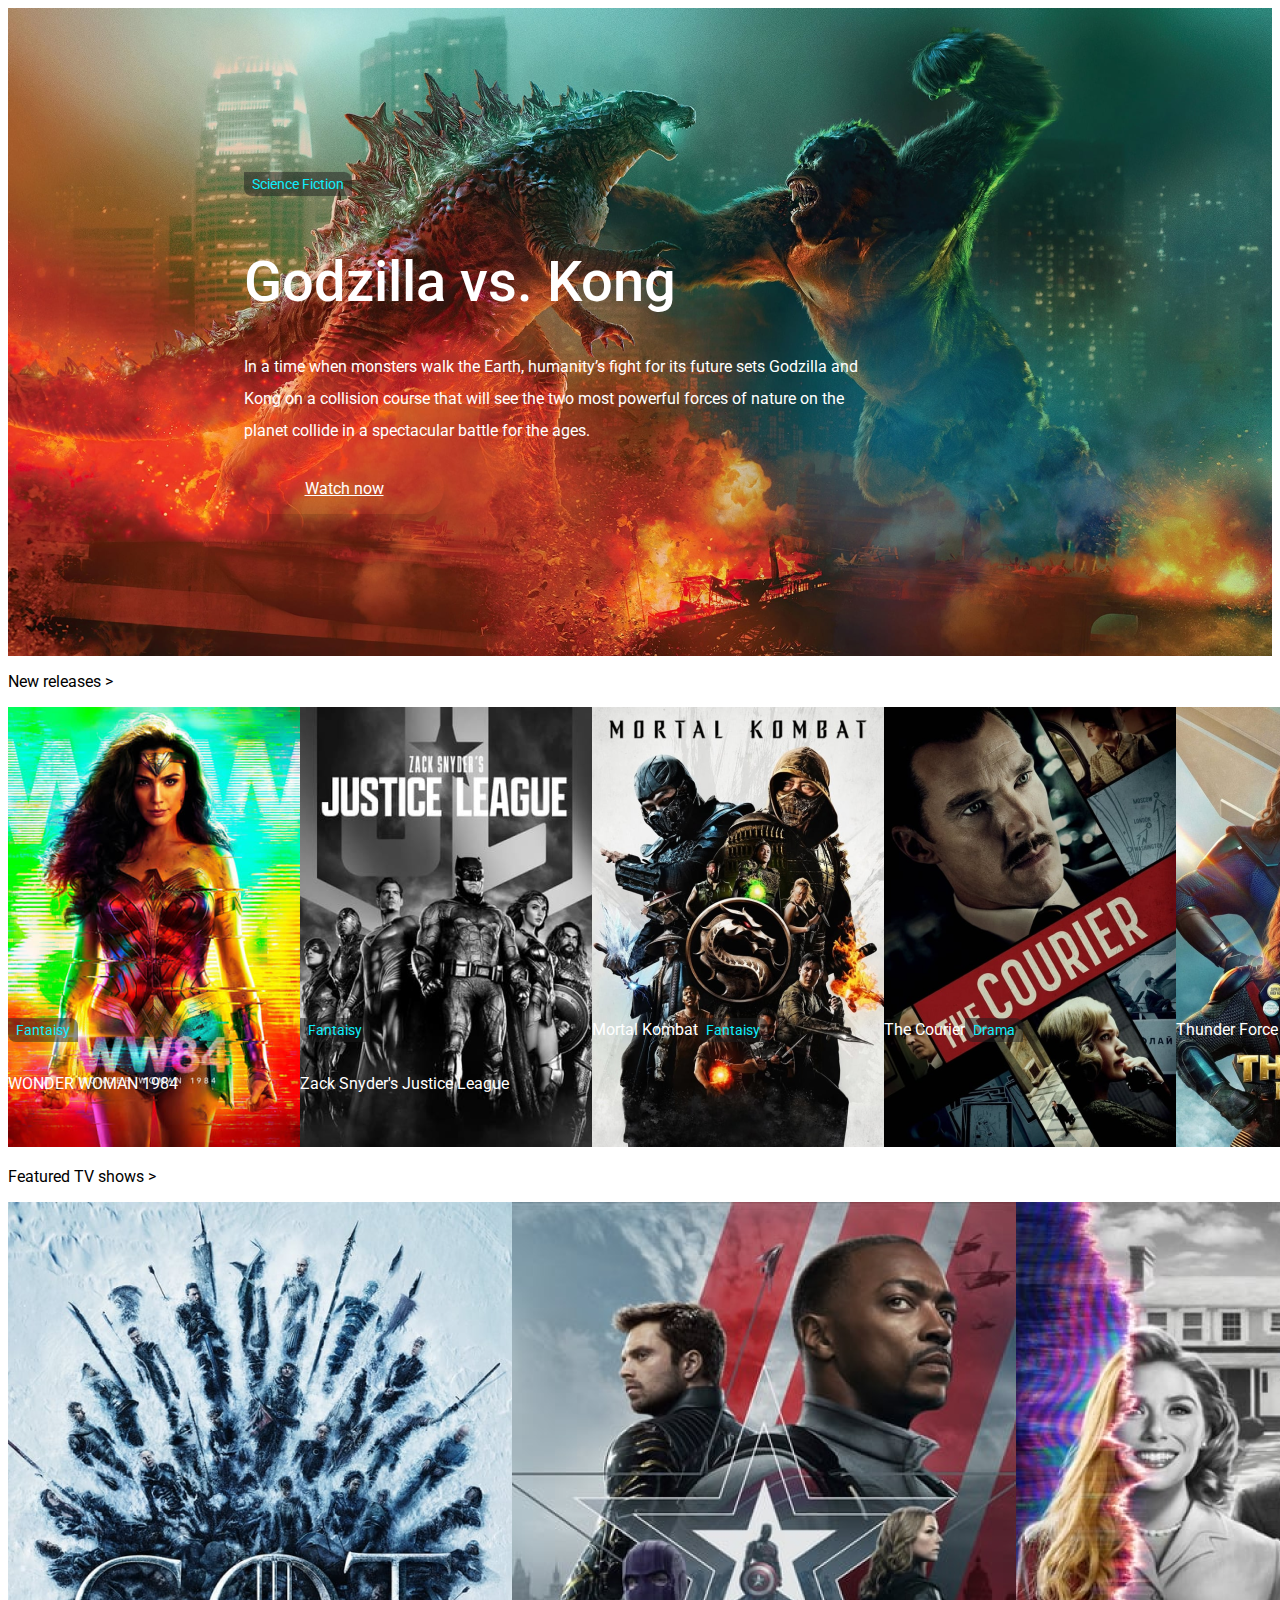
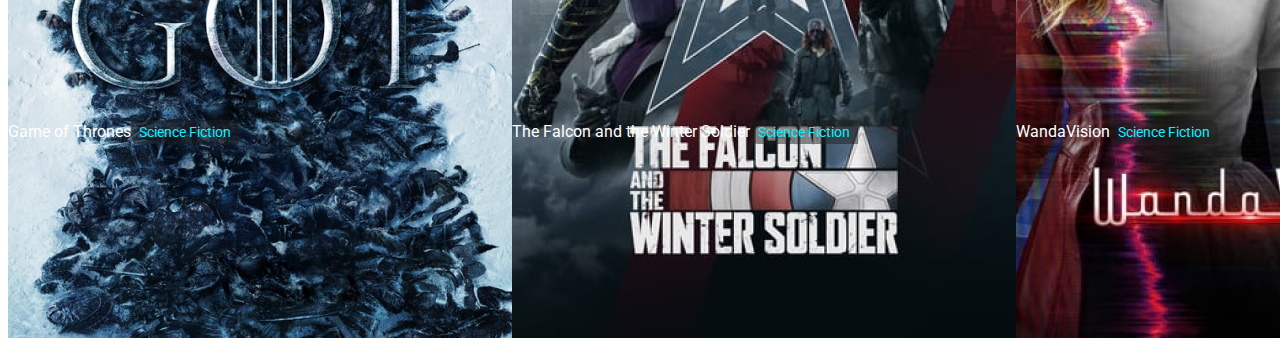
<file: index.html>
<!DOCTYPE html>
<html lang="en">
<head>
    <meta charset="UTF-8">
    <meta http-equiv="X-UA-Compatible" content="IE=edge">
    <meta name="viewport" content="width=device-width, initial-scale=1.0">
    <title>Movie Stream</title>
    <link rel="stylesheet" href="https://pro.fontawesome.com/releases/v5.10.0/css/all.css" integrity="sha384-AYmEC3Yw5cVb3ZcuHtOA93w35dYTsvhLPVnYs9eStHfGJvOvKxVfELGroGkvsg+p" crossorigin="anonymous"/>
    <link rel="stylesheet" href="styles.css"/>
    <link rel="preconnect" href="https://fonts.googleapis.com">
<link rel="preconnect" href="https://fonts.gstatic.com" crossorigin>
<link href="https://fonts.googleapis.com/css2?family=Roboto:wght@300;400;500;700&display=swap" rel="stylesheet">
</head>
<body>
    
    <header>
        <div class="blocktext">
            <div class="tag"><span>Science Fiction</span></div>
            <div class="star">
                <i class="fas fa-star"></i>
                <i class="fas fa-star"></i>
                <i class="fas fa-star"></i>
                <i class="fas fa-star"></i>
                <i class="fas fa-star"></i>
            </div>
            <h1>Godzilla vs. Kong</h1>
        <p>In a time when monsters walk the Earth, 
            humanity’s fight for its future sets Godzilla and Kong on a collision course 
            that will see the two most powerful forces of nature on the planet collide 
            in a spectacular battle for the ages.</p>
    <a href="https://otakufr.co" title="Watch now">Watch now</a>
        </div>
    </header>
    <main>
        <article class="film">
        <p>New releases ></p>
        <div class="affiche">
            <div class="wonder media">
                <img src="photoprojetlive/wonder.png" alt="wonderwoman"/>
                <div class="text_center">
                    <div class="tag">
                        <span>Fantaisy</span>
                    </div>
                    <div class="star">
                        <i class="fas fa-star"></i>
                        <i class="fas fa-star"></i>
                        <i class="fas fa-star"></i>
                        <i class="fas fa-star"></i>
                        <i class="fas fa-star"></i>
                    </div>
                    <p>WONDER WOMAN 1984</p>
                </div>
                <!--Ne faut pas plutot t-il mettre du h2 pour les text?-->
            </div> 
            <div class="just media">  
                <img src="photoprojetlive/justiceleague.png" alt="justice"/>
                <div class="text_center">
                    <div class="tag">
                        <span>Fantaisy</span>
                    </div>
                    <div class="star">
                        <i class="fas fa-star"></i>
                        <i class="fas fa-star"></i>
                        <i class="fas fa-star"></i>
                        <i class="fas fa-star"></i>
                        <i class="fas fa-star"></i>
                    </div>
                <p>Zack Snyder's Justice League</p>
                </div>
            </div>    
            <div class="mk media">  
                <img src="photoprojetlive/mortalkombat.png" alt="mortalkombat"/>
                <div class="text_center">Mortal Kombat<div class="tag"><span>Fantaisy</span></div>
            </div>
            </div>
            <div class="courier media">
                <img src="photoprojetlive/thecourier.png" alt="thecourier"/>
                <div class="text_center">The Courier<div class="tag"><span>Drama</span></div>
                </div>
            </div> 
            <div class="tf media">
                <img src="photoprojetlive/thunder.png" alt="thunder"/>
                <div class="text_center">Thunder Force<div class="tag"><span>Action</span></div>
                </div>
            </div>
            <div class="mt media"> 
                <img src="photoprojetlive/moitie.png" alt="moitie"/>
                <div class="text_center">Peter Rabbit 2: The Runaway<div class="tag"><span>Family</span></div>
                </div>
            </div>
        </article>
        <article class="serie">
        <P>Featured TV shows ></P>
        <div class="poster">
            <div class="game media">
                <img src="photoprojetlive/got.png" alt="got"/>
                <div class="text_center">Game of Thrones<div class="tag"><span>Science Fiction</span></div>
                </div>
            </div> 
            <div class="falcon media">  
                <img src="photoprojetlive/winter.png" alt="winter"/>
                <div class="text_center">The Falcon and the Winter Soldier<div class="tag"><span>Science Fiction</span></div>
                </div>
            </div>
            <div class="wv media">  
                <img src="photoprojetlive/wanda.png" alt="wanda"/>
                <div class="text_center">WandaVision<div class="tag"><span>Science Fiction</span></div>
                </div>
            </div>
            <div class="ftwd media">
                <img src="photoprojetlive/fear.png" alt="fear" />
                <div class="text_center">Fear the Walking Dead<div class="tag"><span>Science Fiction</span></div>
                </div>
            </div>
        </article>


        
        
    </main>
</body>
</html>
</file>
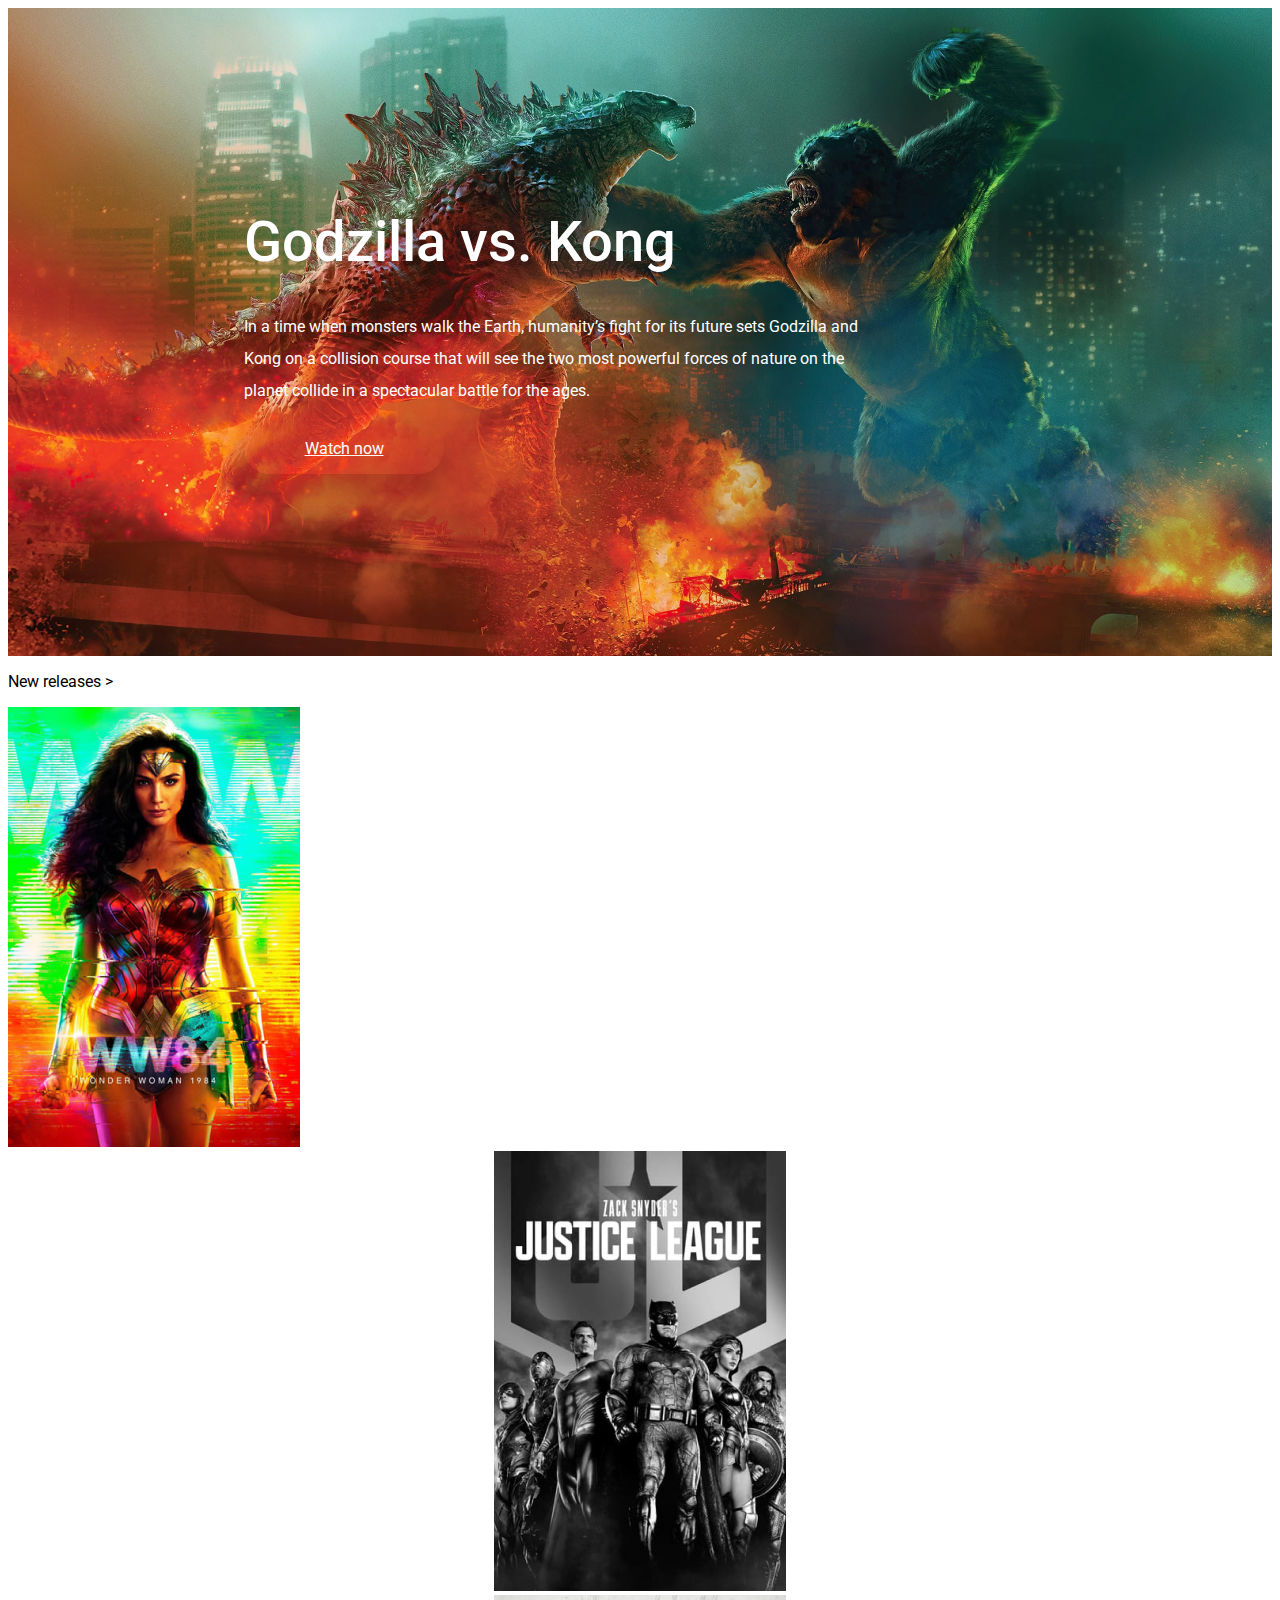
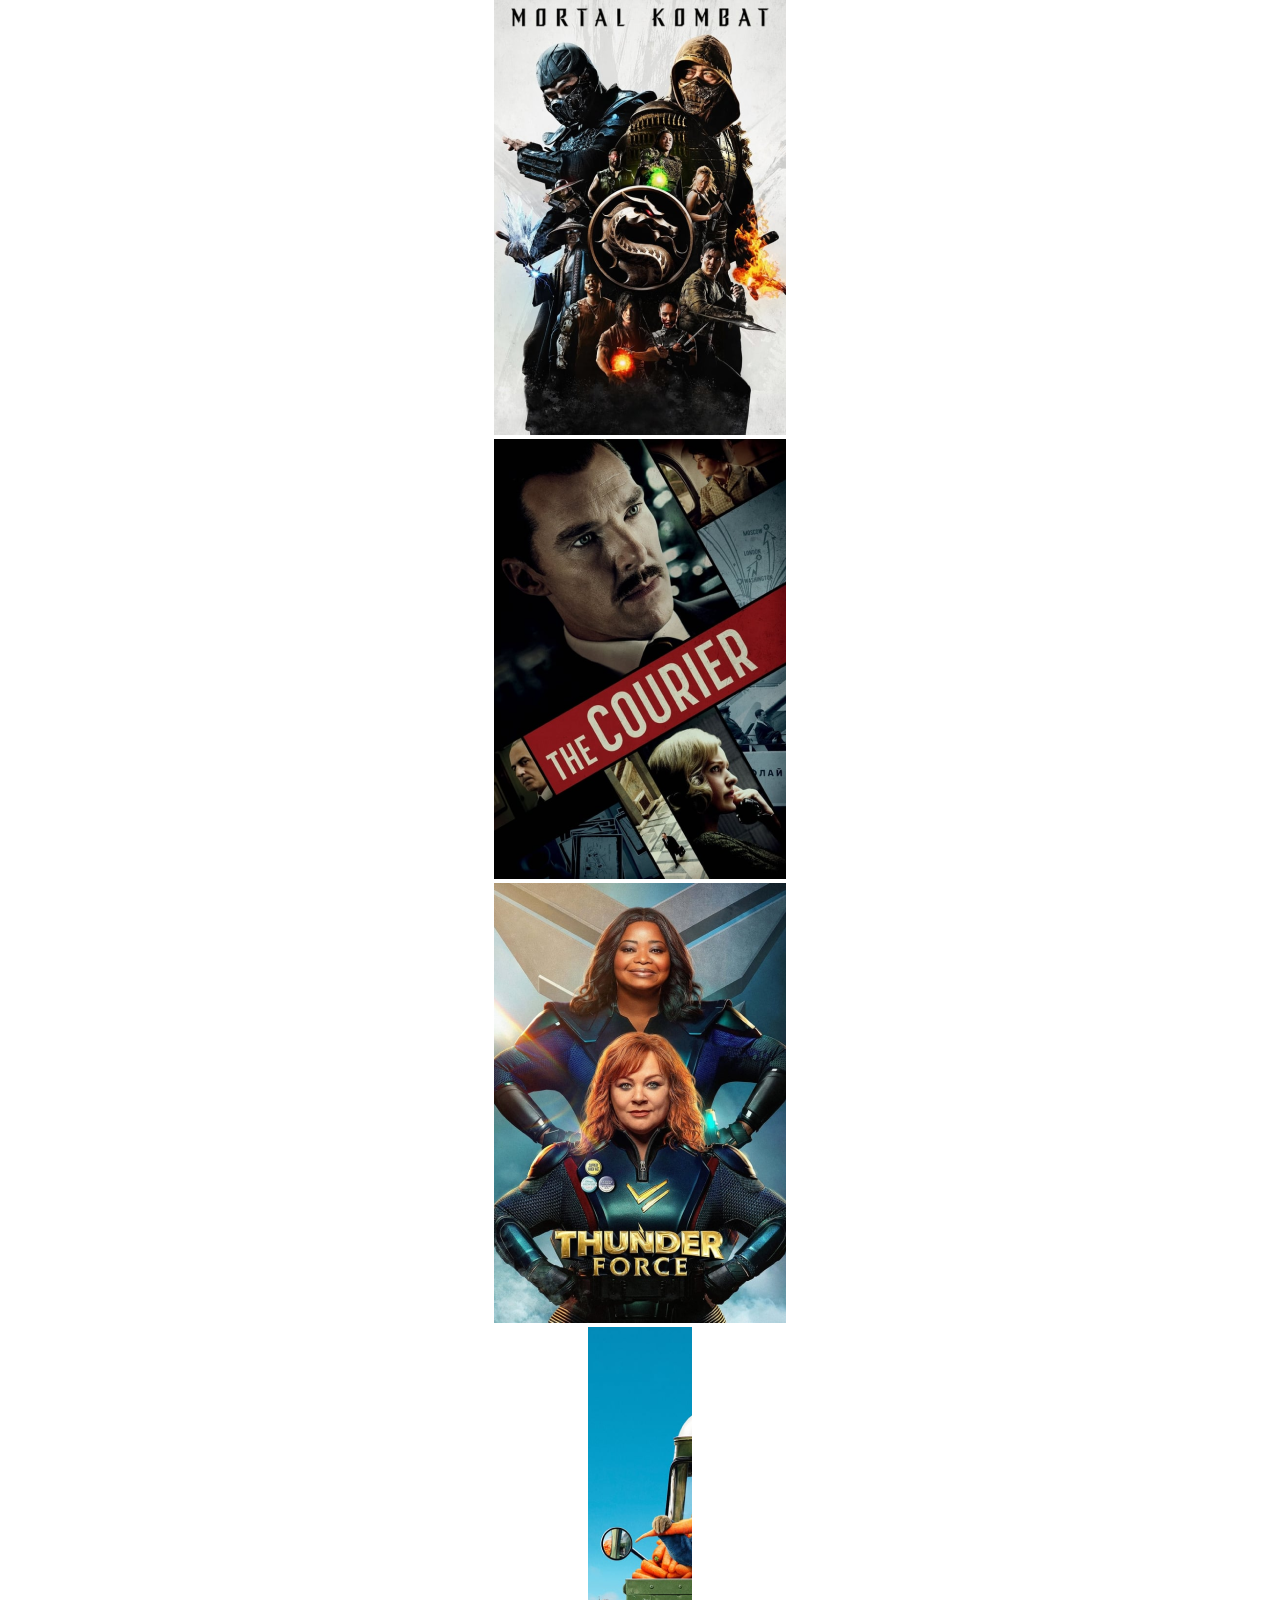
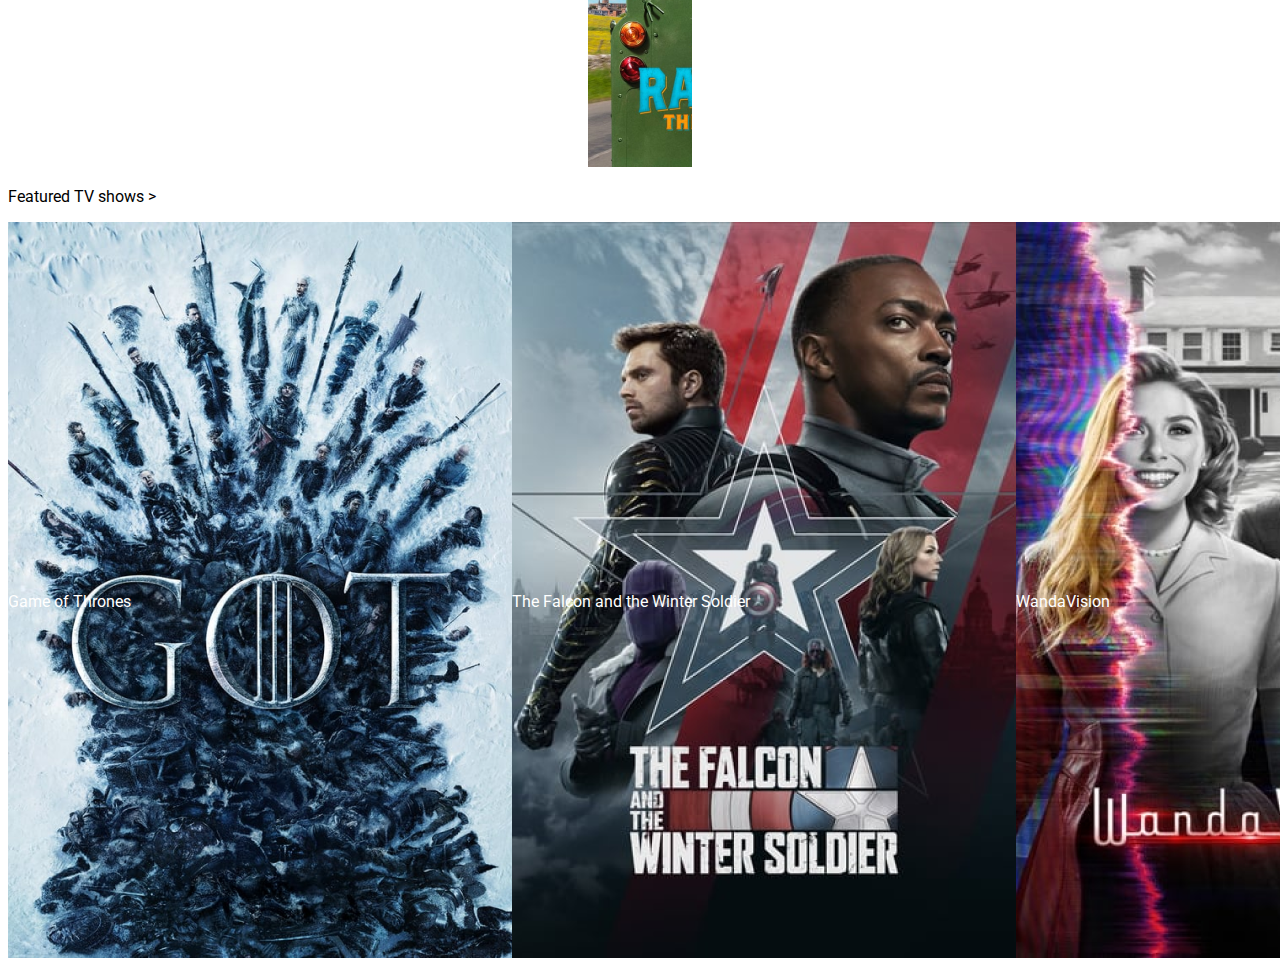
<file: essaie.html>
<!DOCTYPE html>
<html lang="en">
<head>
    <meta charset="UTF-8">
    <meta http-equiv="X-UA-Compatible" content="IE=edge">
    <meta name="viewport" content="width=device-width, initial-scale=1.0">
    <title>Movie Stream</title>
    <link rel="stylesheet" href="https://pro.fontawesome.com/releases/v5.10.0/css/all.css" integrity="sha384-AYmEC3Yw5cVb3ZcuHtOA93w35dYTsvhLPVnYs9eStHfGJvOvKxVfELGroGkvsg+p" crossorigin="anonymous"/>
    <link rel="stylesheet" href="styles.css"/>
    <link rel="preconnect" href="https://fonts.googleapis.com">
<link rel="preconnect" href="https://fonts.gstatic.com" crossorigin>
<link href="https://fonts.googleapis.com/css2?family=Roboto:wght@300;400;500;700&display=swap" rel="stylesheet">
</head>
<body>
    <!--<i class="far fa-star"></i>
    <i class="fas fa-star"></i>
    <i class="fas fa-star"></i>
    <i class="fas fa-star"></i>
    <i class="fas fa-star"></i>-->
    <header>
        <div class="blocktext">
            <h1>Godzilla vs. Kong</h1>
        <p>In a time when monsters walk the Earth, 
            humanity’s fight for its future sets Godzilla and Kong on a collision course 
            that will see the two most powerful forces of nature on the planet collide 
            in a spectacular battle for the ages.</p>
    <a href="https://otakufr.co" title="Watch now">Watch now</a>
        </div>
    </header>
    <main>
        <p>New releases ></p>
        <div class="affiche">
            <div class="wonder">
                <img src="photoprojetlive/wonder.png" alt="wonderwoman" />
                <div class="text_center"></div>WONDER WOMAN 1984</div>
                <!--Ne faut pas plutot t-il mettre du h2 pour les text?-->
            </div> 
            <div class="just">  
                <img src="photoprojetlive/justiceleague.png" alt="justice" />
                <div class="text_center">Zack Snyder's Justice League</div>
            </div>
            <div class="mk">  
                <img src="photoprojetlive/mortalkombat.png" alt="mortalkombat" />
                <div class="text_center">Mortal Kombat</div>
            </div>
            <div class="courier">
                <img src="photoprojetlive/thecourier.png" alt="thecourier" />
                <div class="text_center">The Courier</div>
            </div> 
            <div class="tf">
                <img src="photoprojetlive/thunder.png" alt="thunder" />
                <div class="text_center">Thunder Force</div>
            </div>
            <div class="mt"> 
                <img src="photoprojetlive/moitie.png" alt="moitie"/>
                <div class="text_center">Peter Rabbit 2: The Runaway</div>
                </div>  
            <style>
                .wonder,.just,.mk,.courier,.tf,.mt{
                    position: relative;
                    text-align:center;
                    color: white;
                }
                .text_center{
                    position: absolute;
                    top:50%;
                }
            </style>
        </div>
        <P>Featured TV shows ></P>
        <div class="poster">
            <div class="game">
                <img src="photoprojetlive/got.png" alt="got"/>
                <div class="text_center">Game of Thrones</div>
            </div> 
            <div class="falcon">  
                <img src="photoprojetlive/winter.png" alt="winter"/>
                <div class="text_center">The Falcon and the Winter Soldier</div>
            </div>
            <div class="wv">  
                <img src="photoprojetlive/wanda.png" alt="wanda"/>
                <div class="text_center">WandaVision</div>
            </div>
            <div class="ftwd">
                <img src="photoprojetlive/fear.png" alt="fear" />
                <div class="text_center">Fear the Walking Dead</div>
            </div> 
            <style>
                .game,.falcon,.wv,.ftwd{
                    position: relative;
                    text-align:center;
                    color: white;
                }
                .text_center{
                    position: absolute;
                    top:50%;
                }
            </style>
        </div>


        
        
    </main>
</body>
</html>
</file>
<file: styles.css>
html{
    width:100%;
}

body{
    font-family: 'Roboto', sans-serif;
}
header{
    background: url("photoprojetlive/godzillakong.png") no-repeat center;
    width:100%;
    height:648px;
    color:white;
    background-size: cover;
    
    
}
.star{
    display: flex;
    flex-direction: row;
    position: static;
    width: 80px;
    height: 16px;
    left: 0px;
    top: 40px;

}
a{
    color:white;
    box-shadow: 0px 16px 16px 4px rgba(0, 0, 0, 0.12);
    border-radius: 40px;
    padding: 16px 0px;
    display: block;
    max-width: 200px;
    text-align: center;
}

.tag{
    font-size: 14px;
    line-height: 16px;
    color: #0FEFFD;
    background: rgba(29, 29, 29, 0.5);
    border-radius: 0px 8px;
    padding: 4px 8px;
    text-align: center;
    max-width: 115px;
    display: inline-block;
}


header .blocktext{
    width: 632px;
    padding: 164px 0px 0px 236px;
}
header h1{
    font-weight: 500;
    font-size: 56px;
    line-height: 64px;  
}
header p{
    font-size: 16px;
    line-height: 32px;
}
.affiche{
    display: flex;
    justify-content: space-between;


}
.poster{
    display: flex;
}
.media{
    position: relative;
    color: white;
}
.text_center{
    position: absolute;
    top:70%;
}
@media (max-width:767px){
    /*Mettre 2 images par lignes dans affiche et poster*/
    .affiche, .poster{
        flex-wrap: wrap;
        
    }
    main .media{
        flex: 0 1 50%;
        /* width:50%; */
        

    }

}
</file>
